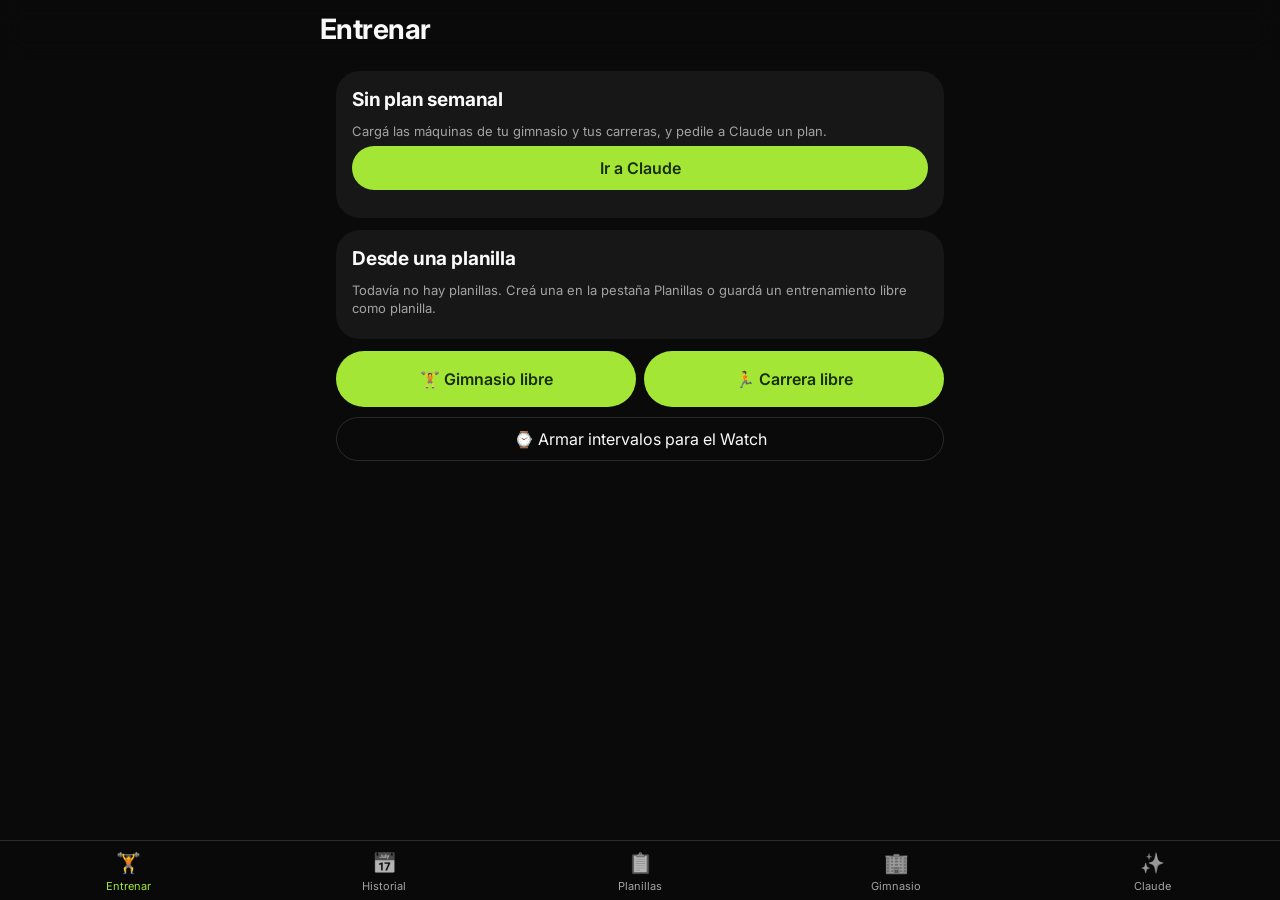
<file: index.html>
<!doctype html>
<html lang="es">
<head>
  <meta charset="utf-8">
  <meta name="viewport" content="width=device-width, initial-scale=1, viewport-fit=cover">
  <!-- Estas metas hacen que, agregada a la pantalla de inicio, abra a pantalla completa
       como una app y no como una pestaña de Safari. -->
  <meta name="apple-mobile-web-app-capable" content="yes">
  <meta name="mobile-web-app-capable" content="yes">
  <meta name="apple-mobile-web-app-status-bar-style" content="black-translucent">
  <meta name="apple-mobile-web-app-title" content="Gym">
  <meta name="theme-color" content="#0a0a0a">
  <!-- Fondo oscuro antes de que llegue styles.css: evita el destello blanco al abrir. -->
  <style>html, body { background: #0a0a0a; color: #fafafa; }</style>
  <link rel="manifest" href="manifest.webmanifest">
  <link rel="apple-touch-icon" href="icons/icon-180.png">
  <link rel="icon" href="icons/icon-192.png">
  <!-- Pantallas de arranque: iOS las muestra mientras arranca la app en frío (en vez de una
       pantalla blanca). Una por tamaño de iPhone, en puntos CSS × densidad de píxeles.
       iOS las copia al agregar la app al inicio: para ver cambios hay que reinstalarla. -->
  <link rel="apple-touch-startup-image" media="(device-width: 375px) and (device-height: 812px) and (-webkit-device-pixel-ratio: 3)" href="icons/splash/splash-1125x2436.png">
  <link rel="apple-touch-startup-image" media="(device-width: 414px) and (device-height: 896px) and (-webkit-device-pixel-ratio: 2)" href="icons/splash/splash-828x1792.png">
  <link rel="apple-touch-startup-image" media="(device-width: 414px) and (device-height: 896px) and (-webkit-device-pixel-ratio: 3)" href="icons/splash/splash-1242x2688.png">
  <link rel="apple-touch-startup-image" media="(device-width: 390px) and (device-height: 844px) and (-webkit-device-pixel-ratio: 3)" href="icons/splash/splash-1170x2532.png">
  <link rel="apple-touch-startup-image" media="(device-width: 428px) and (device-height: 926px) and (-webkit-device-pixel-ratio: 3)" href="icons/splash/splash-1284x2778.png">
  <link rel="apple-touch-startup-image" media="(device-width: 393px) and (device-height: 852px) and (-webkit-device-pixel-ratio: 3)" href="icons/splash/splash-1179x2556.png">
  <link rel="apple-touch-startup-image" media="(device-width: 430px) and (device-height: 932px) and (-webkit-device-pixel-ratio: 3)" href="icons/splash/splash-1290x2796.png">
  <link rel="apple-touch-startup-image" media="(device-width: 402px) and (device-height: 874px) and (-webkit-device-pixel-ratio: 3)" href="icons/splash/splash-1206x2622.png">
  <link rel="apple-touch-startup-image" media="(device-width: 440px) and (device-height: 956px) and (-webkit-device-pixel-ratio: 3)" href="icons/splash/splash-1320x2868.png">
  <link rel="apple-touch-startup-image" media="(device-width: 420px) and (device-height: 912px) and (-webkit-device-pixel-ratio: 3)" href="icons/splash/splash-1260x2736.png">
  <!-- Inter (la tipografía de skulpt). Si no carga, cae a la del sistema (San Francisco). -->
  <link rel="preconnect" href="https://fonts.googleapis.com">
  <link rel="preconnect" href="https://fonts.gstatic.com" crossorigin>
  <link rel="stylesheet" href="https://fonts.googleapis.com/css2?family=Inter:wght@400;500;600;700&display=swap">
  <link rel="stylesheet" href="styles.css">
  <!-- Pide todos los módulos a la vez; si no, el navegador descubre los imports de app.js
       recién después de bajarlo y los pide en una segunda tanda. -->
  <link rel="modulepreload" href="js/app.js">
  <link rel="modulepreload" href="js/store.js">
  <link rel="modulepreload" href="js/progression.js">
  <link rel="modulepreload" href="js/claude.js">
  <link rel="modulepreload" href="js/running.js">
  <link rel="modulepreload" href="js/strava.js">
  <link rel="modulepreload" href="js/watch.js">
  <link rel="modulepreload" href="js/project.js">
  <link rel="modulepreload" href="js/exercises.js">
  <link rel="modulepreload" href="js/catalog.js">
  <link rel="modulepreload" href="js/body.js">
  <title>Gym</title>
</head>
<body>
  <header id="topbar"><h1 id="title">Gym</h1></header>
  <main id="view"></main>
  <nav id="tabs">
    <button data-tab="entrenar"><span class="i">🏋️</span>Entrenar</button>
    <button data-tab="historial"><span class="i">📅</span>Historial</button>
    <button data-tab="rutinas"><span class="i">📋</span>Planillas</button>
    <button data-tab="gym"><span class="i">🏢</span>Gimnasio</button>
    <button data-tab="claude"><span class="i">✨</span>Claude</button>
  </nav>
  <div id="sheet" hidden><div class="panel"></div></div>
  <div id="toast" hidden></div>
  <script>
    // Muestra al instante la última pantalla que viste (la guarda app.js en cada render),
    // así no hay espera en blanco mientras cargan los módulos. Apenas app.js arranca,
    // redibuja con los datos reales; los botones responden desde ese momento.
    try {
      var s = JSON.parse(localStorage.getItem('gym.shell'));
      if (s) {
        document.getElementById('view').innerHTML = s.html;
        document.getElementById('title').textContent = s.title;
        var b = document.querySelector('#tabs [data-tab="' + s.tab + '"]');
        if (b) b.classList.add('on');
      }
    } catch (e) {}
  </script>
  <script type="module" src="js/app.js"></script>
</body>
</html>
</file>
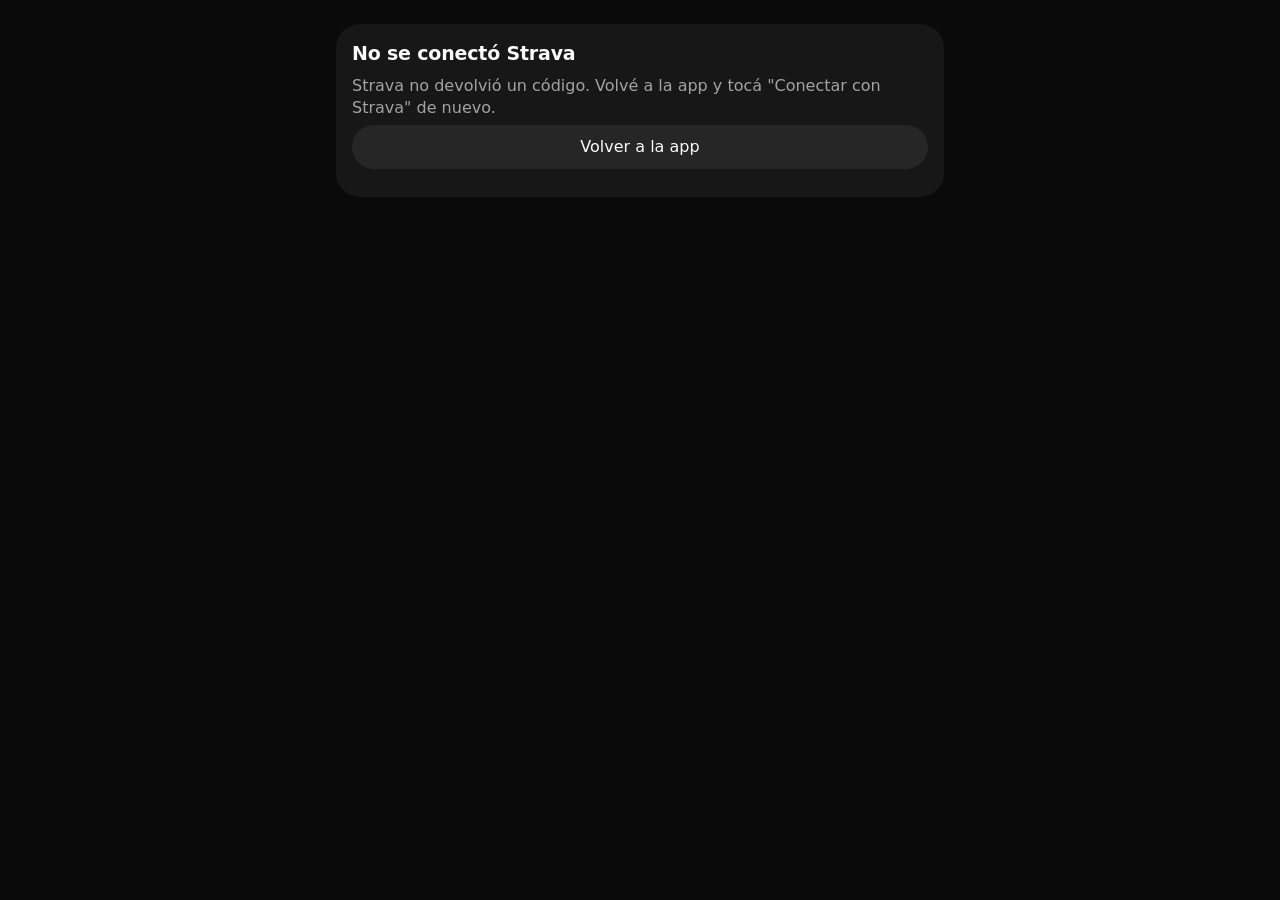
<file: strava.html>
<!doctype html>
<html lang="es">
<head>
  <meta charset="utf-8">
  <meta name="viewport" content="width=device-width, initial-scale=1, viewport-fit=cover">
  <meta name="theme-color" content="#0f1012">
  <link rel="stylesheet" href="styles.css">
  <title>Strava · Gym</title>
</head>
<body>
  <!-- Página de retorno de Strava. Recibe ?code=... después de autorizar.
       En la PC (o si iOS la abre dentro de la app) comparte almacenamiento con la app:
       deja el código y vuelve sola. En iPhone, si se abrió en Safari, Safari y la app
       instalada no comparten datos, así que muestra el código para copiarlo y pegarlo. -->
  <main id="view" style="padding-top: calc(env(safe-area-inset-top) + 24px)"></main>
  <script>
    var p = new URLSearchParams(location.search);
    var code = p.get('code');
    var err = p.get('error');
    var view = document.getElementById('view');
    var standalone = navigator.standalone || matchMedia('(display-mode: standalone)').matches;

    if (err || !code) {
      view.innerHTML = '<section class="card"><h2>No se conectó Strava</h2><p class="muted">' +
        (err === 'access_denied' ? 'Cancelaste la autorización.' : 'Strava no devolvió un código.') +
        ' Volvé a la app y tocá "Conectar con Strava" de nuevo.</p><a href="./"><button class="block">Volver a la app</button></a></section>';
    } else if (!/activity:read/.test(p.get('scope') || '')) {
      view.innerHTML = '<section class="card"><h2>Falta un permiso</h2><p class="muted">Para leer tus carreras hay que dejar marcada la casilla de ver tus actividades. Volvé a la app y conectá de nuevo.</p><a href="./"><button class="block">Volver a la app</button></a></section>';
    } else {
      try { localStorage.setItem('gym.stravaCode', code); } catch (e) {}
      if (standalone) {
        location.replace('./');
      } else {
        view.innerHTML = '<section class="card"><h2>Strava autorizado ✓</h2>' +
          '<p>Si usás la app instalada en el iPhone: copiá este código, abrí la app desde el ícono y pegalo en <b>Gimnasio y perfil → Strava → Pegar código</b>.</p>' +
          '<input id="c" readonly value="' + code.replace(/[^\w]/g, '') + '" style="font-family: monospace; text-align:center">' +
          '<button class="primary block mt" id="copy">Copiar código</button>' +
          '<p class="muted small">El código sirve una sola vez y vence en unos minutos.</p>' +
          '<a href="./"><button class="block ghost">Seguir en este navegador</button></a></section>';
        document.getElementById('copy').onclick = function () {
          var i = document.getElementById('c');
          i.select();
          (navigator.clipboard ? navigator.clipboard.writeText(i.value) : Promise.reject())
            .catch(function () { document.execCommand('copy'); })
            .finally(function () { document.getElementById('copy').textContent = 'Copiado ✓'; });
        };
      }
    }
  </script>
</body>
</html>
</file>
<file: styles.css>
/* Tema oscuro (se usa en el gimnasio, con poca luz y el brillo bajo) y botones grandes
   para tocar con los dedos transpirados. 44 px es el mínimo táctil que recomienda Apple.
   Estética inspirada en skulpt (github.com/skulptapp/skulpt): negro casi puro, tarjetas
   grises, acento lima, bordes muy redondeados y botones tipo píldora. Sólo la idea visual;
   no se copió código (skulpt es GPL). */
:root {
  --bg: #0a0a0a;
  --card: #171717;
  --inset: #0f0f0f;
  --raise: #262626;
  --line: #2a2a2a;
  --text: #fafafa;
  --muted: #a3a3a3;
  --accent: #a3e635;
  --accent-ink: #1a2e05;
  --accent-dim: #3f6212;
  --danger: #ef4444;
  --run: #fb923c;
  --r: 24px;
  color-scheme: dark;
}

* { box-sizing: border-box; }
html, body {
  margin: 0;
  background: var(--bg);
  color: var(--text);
  font: 16px/1.4 Inter, -apple-system, BlinkMacSystemFont, "SF Pro Text", system-ui, sans-serif;
  -webkit-tap-highlight-color: transparent;
}

#topbar {
  position: sticky; top: 0; z-index: 5;
  padding: calc(env(safe-area-inset-top) + 10px) 16px 10px;
  background: rgba(10, 10, 10, .9);
  backdrop-filter: blur(12px); -webkit-backdrop-filter: blur(12px);
}
#topbar h1 { margin: 0; font-size: 28px; font-weight: 700; letter-spacing: -.02em; max-width: 640px; margin: 0 auto; }

main { padding: 12px 16px calc(env(safe-area-inset-bottom) + 90px); max-width: 640px; margin: 0 auto; }

#tabs {
  position: fixed; bottom: 0; left: 0; right: 0; z-index: 5;
  display: flex;
  background: rgba(10, 10, 10, .96);
  backdrop-filter: blur(12px); -webkit-backdrop-filter: blur(12px);
  border-top: 1px solid var(--line);
  padding-bottom: env(safe-area-inset-bottom);
}
#tabs button {
  flex: 1; background: none; border: 0; border-radius: 0; min-height: 0;
  color: var(--muted); padding: 8px 0 6px; font-size: 11px;
  display: flex; flex-direction: column; align-items: center; gap: 2px;
}
#tabs button .i { font-size: 20px; filter: grayscale(1); opacity: .7; }
#tabs button.on { color: var(--accent); }
#tabs button.on .i { filter: none; opacity: 1; }

.card { background: var(--card); border: 0; border-radius: var(--r); padding: 16px; margin-bottom: 12px; }
.card.inner { background: var(--raise); border-radius: 16px; padding: 10px 12px; margin: 8px 0; }
.card.tap { cursor: pointer; }
.card.tap:active { background: #1f1f1f; }
.card.run { box-shadow: inset 0 0 0 1px #4a3320; }
h2 { font-size: 19px; font-weight: 700; letter-spacing: -.01em; margin: 0 0 8px; }
h3 { font-size: 17px; font-weight: 600; margin: 0; }
h4 { font-size: 13px; text-transform: uppercase; letter-spacing: .04em; color: var(--muted); margin: 14px 0 4px; }
p { margin: 6px 0; }
.muted { color: var(--muted); }
small, .small { font-size: 13px; }
.mt { margin-top: 10px; }

.row { display: flex; gap: 8px; align-items: center; flex-wrap: wrap; }
.row.two > * { flex: 1; }
.between { justify-content: space-between; }
.btns { display: flex; gap: 6px; flex-shrink: 0; }
.grid2 { display: grid; grid-template-columns: 1fr 1fr; gap: 10px; }

button {
  font: inherit; color: var(--text); background: var(--raise);
  border: 0; border-radius: 999px; padding: 10px 18px; min-height: 44px; cursor: pointer;
}
button:active { filter: brightness(1.2); }
button.primary { background: var(--accent); color: var(--accent-ink); font-weight: 600; }
button.danger { background: transparent; color: var(--danger); border: 1px solid #4a1d1d; }
button.ghost { background: transparent; border: 1px solid var(--line); }
button.sm { padding: 6px 14px; min-height: 36px; font-size: 14px; }
button.block { width: 100%; margin-bottom: 12px; }
button.big { min-height: 56px; font-size: 16px; }
button.icon { background: transparent; min-height: 36px; padding: 4px 10px; color: var(--muted); }

/* 16 px en los campos evita que iOS haga zoom al tocarlos. */
input, select, textarea {
  font: inherit; font-size: 16px; color: var(--text);
  background: var(--inset); border: 1px solid var(--line); border-radius: 14px;
  padding: 10px 12px; width: 100%;
}
input:focus, select:focus, textarea:focus { outline: none; border-color: var(--accent-dim); }
textarea { min-height: 110px; resize: vertical; }
textarea.tall { min-height: 50vh; font-size: 13px; }
label { display: block; font-size: 13px; color: var(--muted); margin: 10px 0 4px; }
label.check-row { display: flex; gap: 10px; align-items: center; font-size: 15px; color: var(--text); margin: 14px 0; }
label.check-row input { width: 22px; height: 22px; }

.list { list-style: none; margin: 0; padding: 0; }
.list li { display: flex; justify-content: space-between; align-items: center; gap: 10px; padding: 10px 0; border-top: 1px solid var(--line); }
.list li:first-child { border-top: 0; }
.list li.past { opacity: .5; }
ul.plain { padding-left: 18px; margin: 6px 0; font-size: 14px; }
ul.plain li { margin-bottom: 6px; }

.day.hecha b { color: var(--accent); }
.day.salteada { opacity: .55; }
.day.salteada b { text-decoration: line-through; }

.race-next { border-color: #4a3320; }
.countdown { text-align: center; color: var(--run); line-height: 1; }
.countdown b { display: block; font-size: 34px; }

.badge { font-size: 11px; padding: 2px 8px; border-radius: 999px; background: #2a2238; color: #cdb8ff; margin-left: 6px; vertical-align: middle; font-weight: 500; }
.target { display: inline-block; background: var(--raise); color: var(--muted); border-radius: 999px; padding: 2px 10px; font-size: 13px; margin: 4px 0 0; }
.run .target { background: #3a2a1c; color: #fdba74; }
.grid3 { display: grid; grid-template-columns: 1.3fr 1fr 0.9fr; gap: 8px; }
ol.recipe { padding-left: 22px; margin: 10px 0; font-size: 15px; }
ol.recipe > li { margin-bottom: 10px; }
ol.recipe ul { padding-left: 18px; margin: 4px 0; }
ol.recipe ul li { margin-bottom: 3px; }
.badge.strava { background: #3a2418; color: #fc8a4c; }
ol.steps { padding-left: 20px; margin: 8px 0; }
ol.steps li { margin-bottom: 4px; }
code { background: var(--inset); padding: 1px 6px; border-radius: 6px; font-size: 14px; user-select: all; -webkit-user-select: all; }
/* Parciales por km: número | ritmo | FC */
.splits { display: grid; grid-template-columns: auto 1fr auto; gap: 2px 12px; margin-top: 8px; font-size: 13px; font-variant-numeric: tabular-nums; }
.splits span:nth-child(3n+1) { color: var(--muted); }
.hint { font-size: 14px; color: #ecfccb; background: #1a2610; border-radius: 14px; padding: 8px 12px; margin: 6px 0; }
.hint.claude { background: #241d33; color: #e3d6ff; }
.pace { margin: 8px 0 0; color: var(--run); }

.session-head { margin-bottom: 10px; }

/* Grilla de series: número | kg | reps | RIR | ✓. Números grandes, como en skulpt; la
   serie que toca va con borde lima y las hechas en verde. */
.sethead, .set { display: grid; grid-template-columns: 22px 1fr 1fr 62px 48px; gap: 6px; align-items: center; }
.sethead { font-size: 12px; color: var(--muted); margin: 12px 0 4px; padding: 0 4px; text-align: center; }
.set { margin-bottom: 6px; padding: 4px; border-radius: 18px; }
.set.cur { box-shadow: inset 0 0 0 1.5px var(--accent); }
.set > span { text-align: center; color: var(--muted); font-size: 14px; }
.set input, .set select { padding: 8px 4px; text-align: center; text-align-last: center; font-size: 20px; font-weight: 600; font-variant-numeric: tabular-nums; background: var(--raise); border-color: transparent; }
.set select { font-size: 17px; }
.set .check { padding: 0; min-height: 44px; color: var(--muted); }
.set.done { background: #1a2610; }
.set.done .check { background: var(--accent); color: var(--accent-ink); }
.set.done input, .set.done select { background: transparent; color: #d9f99d; }

/* Editor de planillas: nombre a lo ancho y los números abajo. */
.edrow { display: grid; grid-template-columns: 1fr 1fr 1fr 1fr 36px; gap: 6px; align-items: end; padding-bottom: 10px; margin-bottom: 10px; border-bottom: 1px solid var(--line); }
.edrow .name { grid-column: 1 / -1; }
label.mini { margin: 0; font-size: 11px; }
label.mini input { margin-top: 2px; padding: 8px 4px; text-align: center; }

.seg { display: flex; background: var(--inset); border-radius: 999px; padding: 3px; gap: 3px; }
.seg button { flex: 1; background: transparent; min-height: 38px; font-size: 14px; padding: 6px; }
.seg button.on { background: var(--accent); color: var(--accent-ink); font-weight: 600; }

#sheet { position: fixed; inset: 0; z-index: 20; background: rgba(0, 0, 0, .55); display: flex; align-items: flex-end; }
#sheet[hidden] { display: none; }
#sheet .panel {
  background: var(--card); width: 100%; max-width: 640px; margin: 0 auto;
  max-height: 90vh; overflow: auto; -webkit-overflow-scrolling: touch;
  border-radius: 28px 28px 0 0;
  padding: 16px 16px calc(env(safe-area-inset-bottom) + 16px);
}

#toast {
  position: fixed; left: 50%; transform: translateX(-50%);
  bottom: calc(env(safe-area-inset-bottom) + 80px);
  background: var(--accent); color: var(--accent-ink); font-weight: 600; padding: 10px 18px; border-radius: 999px;
  z-index: 30; font-size: 14px; white-space: nowrap;
}
#toast[hidden] { display: none; }

/* ---------- máquinas y ejercicios ---------- */
.grow { flex: 1; min-width: 0; }
.chev { color: var(--muted); font-size: 20px; padding: 0 4px; }
.list li.tap { cursor: pointer; justify-content: flex-start; }
.list li.tap:active { opacity: .7; }
a { color: var(--accent); }

/* Los dibujos de RepDB tienen fondo claro: van sobre un recuadro gris claro. */
.thumb { width: 56px; height: 56px; border-radius: 14px; background: #f5f5f5; object-fit: cover; flex-shrink: 0; display: block; }
.thumb.none { background: var(--raise); }
.exhead { display: flex; gap: 12px; align-items: flex-start; }
.exthumb { padding: 0; min-height: 0; background: none; border-radius: 14px; }

.chips { display: flex; gap: 6px; flex-wrap: wrap; margin: 10px 0; }
.chips.scroll { flex-wrap: nowrap; overflow-x: auto; scrollbar-width: none; margin: 10px -16px; padding: 0 16px; }
.chips.scroll::-webkit-scrollbar { display: none; }
.chip { font-size: 13px; padding: 6px 13px; min-height: 34px; border-radius: 999px; background: var(--raise); color: var(--text); white-space: nowrap; display: inline-flex; align-items: center; }
span.chip { min-height: 0; padding: 4px 11px; }
.chip.on, .chip.p { background: var(--accent); color: var(--accent-ink); font-weight: 600; }
.chip.s { background: var(--accent-dim); color: #ecfccb; }

/* Selector de máquinas: grilla de 2 columnas, las elegidas con borde lima. */
.mgrid { display: grid; grid-template-columns: 1fr 1fr; gap: 10px; }
.mtile { background: var(--raise); border-radius: 20px; padding: 8px; position: relative; cursor: pointer; }
.mtile.sel { box-shadow: inset 0 0 0 2px var(--accent); }
.mimg { width: 100%; aspect-ratio: 1; object-fit: cover; border-radius: 14px; background: #f5f5f5; display: block; }
.mimg.none { background: var(--card); }
.mname { font-size: 13px; margin: 6px 4px 2px; line-height: 1.25; }
.mtile .ck { position: absolute; top: 14px; right: 14px; width: 26px; height: 26px; border-radius: 50%; background: rgba(10, 10, 10, .45); color: var(--accent-ink); display: flex; align-items: center; justify-content: center; font-size: 15px; font-weight: 700; }
.mtile.sel .ck { background: var(--accent); }
.mtile .info { position: absolute; top: 14px; left: 14px; width: 26px; height: 26px; min-height: 0; padding: 0; border-radius: 50%; background: rgba(10, 10, 10, .45); color: #fff; font: italic 600 14px Georgia, serif; }

/* Ficha del ejercicio */
.hero { background: #f5f5f5; border-radius: var(--r); overflow: hidden; position: relative; margin: 10px 0; }
.hero img { width: 100%; display: block; aspect-ratio: 1; object-fit: contain; }
.hero .tag { position: absolute; left: 12px; bottom: 12px; background: var(--bg); color: var(--text); font-size: 12px; padding: 4px 10px; border-radius: 999px; }
.body { background: var(--raise); border-radius: var(--r); padding: 14px; display: flex; justify-content: center; gap: 8px; }
.body svg { height: 200px; width: auto; }
.body path { fill: #3f3f3f; }
.body path.p { fill: var(--accent); }
.body path.s { fill: #4d7c0f; }

/* Pregunta del escalón, dentro de la tarjeta del ejercicio */
.ask { background: var(--raise); border-radius: 18px; padding: 12px; margin: 10px 0; font-size: 14px; }
.ask .chips { margin: 8px 0 6px; }
.ask .chip { background: var(--card); }

/* Semana del plan: un círculo por día, lima los hechos. */
.week { display: flex; gap: 6px; margin: 4px 0 8px; }
.week .dot { width: 36px; height: 36px; border-radius: 50%; background: var(--raise); color: var(--muted); display: flex; align-items: center; justify-content: center; font-size: 12px; font-weight: 600; text-transform: capitalize; }
.week .dot.hecha { background: var(--accent); color: var(--accent-ink); }
.week .dot.salteada { opacity: .35; }
</file>
